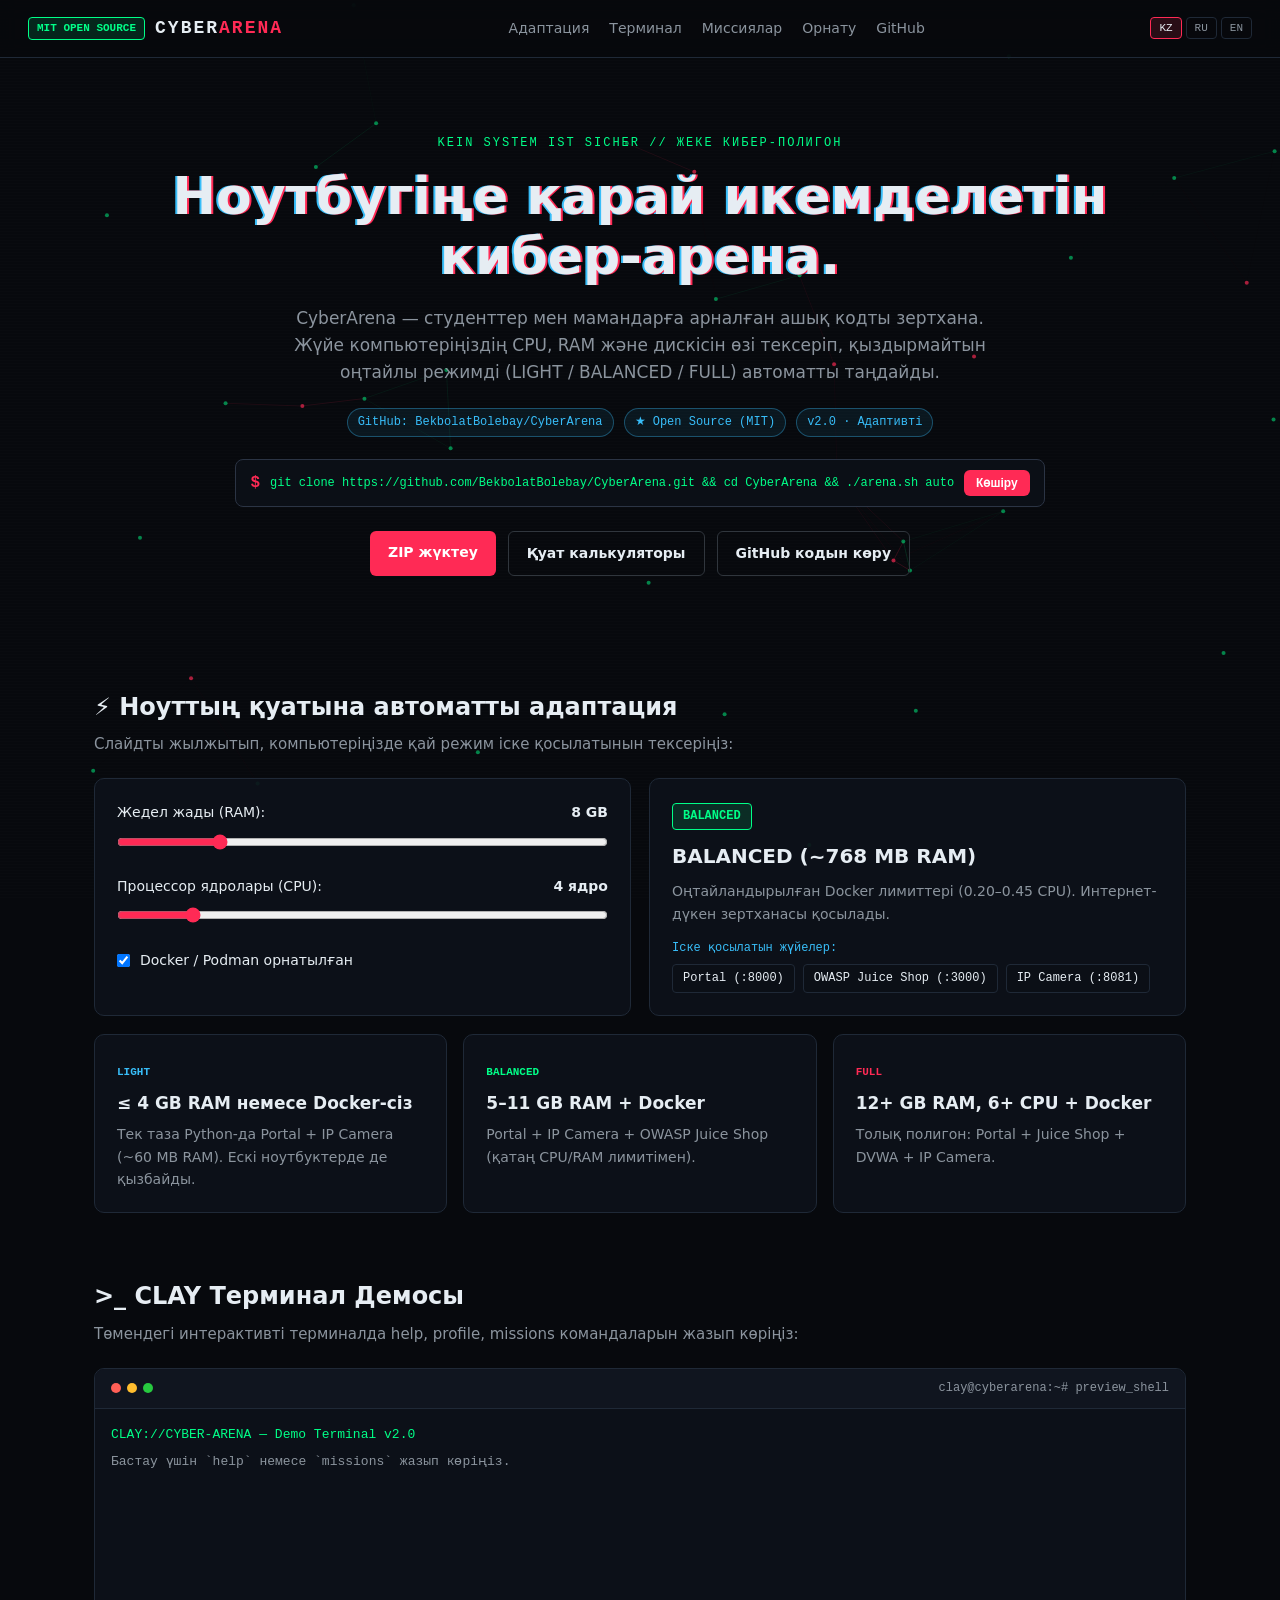
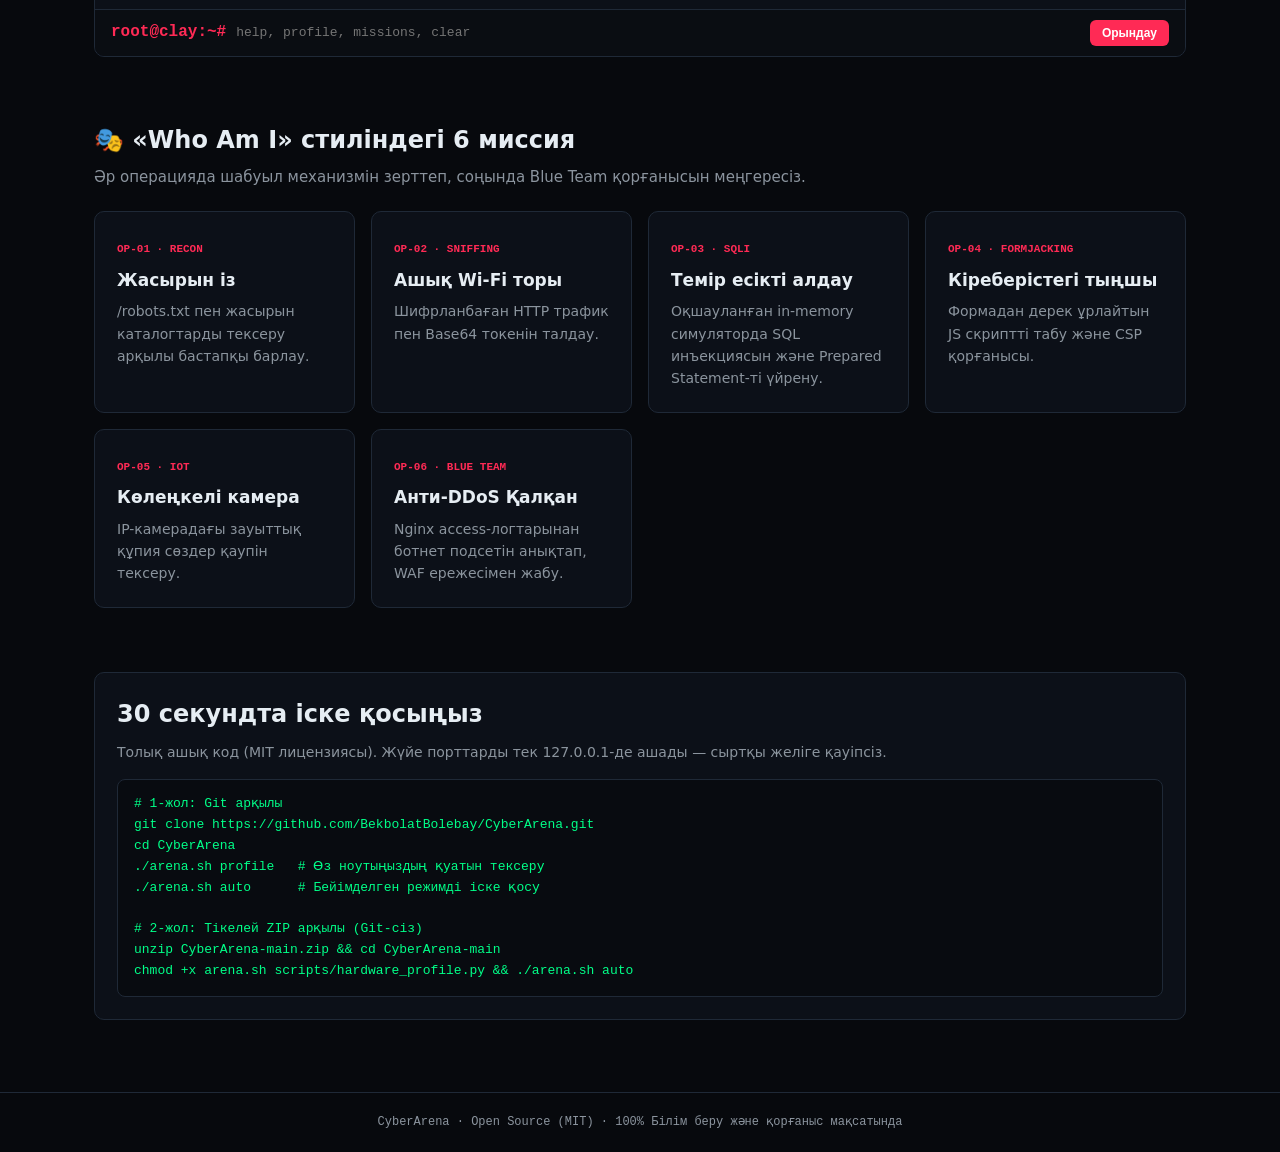
<file: landing/index.html>
<!DOCTYPE html>
<html lang="kk">
<head>
  <meta charset="UTF-8" />
  <meta name="viewport" content="width=device-width, initial-scale=1.0" />
  <title>CyberArena — Адаптивті Кибер-Полигон | Open Source (MIT)</title>
  <meta
    name="description"
    content="CyberArena — ноутбуктің қуатына автоматты бейімделетін ашық кодты (MIT) киберқауіпсіздік полигоны. Who Am I стиліндегі 6 миссия, оқшауланған Docker зертханалары."
  />
  <meta name="theme-color" content="#07090d" />
  <meta property="og:type" content="website" />
  <meta property="og:title" content="CyberArena — Адаптивті Кибер-Полигон" />
  <meta
    property="og:description"
    content="Құрылғыңызда қызусыз және 100% оқшауланған ортада киберқауіпсіздікті үйреніңіз. Open Source, MIT."
  />
  <link rel="icon" href="./favicon.svg" type="image/svg+xml" />
  <link rel="stylesheet" href="./styles.css" />
</head>
<body>
  <canvas id="bg-canvas" aria-hidden="true"></canvas>
  <div class="scanline" aria-hidden="true"></div>

  <header class="topbar">
    <div class="brand">
      <span class="badge" data-i18n="badge.oss">MIT OPEN SOURCE</span>
      <span class="brand-name">CYBER<span class="accent">ARENA</span></span>
    </div>
    <nav class="nav">
      <a href="#adaptive" data-i18n="nav.adaptive">Адаптация</a>
      <a href="#demo" data-i18n="nav.demo">Терминал</a>
      <a href="#missions" data-i18n="nav.missions">Миссиялар</a>
      <a href="#install" data-i18n="nav.install">Орнату</a>
      <a href="https://github.com/BekbolatBolebay/CyberArena" target="_blank" rel="noopener">GitHub</a>
    </nav>
    <div class="lang-switch" role="group" aria-label="Тіл таңдау">
      <button type="button" data-lang="kk" class="active">KZ</button>
      <button type="button" data-lang="ru">RU</button>
      <button type="button" data-lang="en">EN</button>
    </div>
  </header>

  <main class="container">
    <section class="hero">
      <div class="kicker" data-i18n="hero.kicker">KEIN SYSTEM IST SICHER // ЖЕКЕ КИБЕР-ПОЛИГОН</div>
      <h1 data-i18n="hero.title">Ноутбугіңе қарай икемделетін кибер-арена.</h1>
      <p class="lead" data-i18n="hero.lead">
        CyberArena — студенттер мен мамандарға арналған ашық кодты зертхана. Жүйе компьютеріңіздің
        CPU, RAM және дискісін өзі тексеріп, қыздырмайтын оңтайлы режимді (LIGHT / BALANCED / FULL) автоматты таңдайды.
      </p>

      <div class="gh-status-bar">
        <span class="gh-pill" id="gh-repo-status">GitHub: BekbolatBolebay/CyberArena</span>
        <span class="gh-pill" id="gh-stars" data-i18n="gh.starsDefault">★ Open Source (MIT)</span>
        <span class="gh-pill" id="gh-updated" data-i18n="gh.updatedDefault">v2.0 · Adaptive</span>
      </div>

      <div class="install-box">
        <span class="prompt">$</span>
        <code id="install-cmd">git clone https://github.com/BekbolatBolebay/CyberArena.git && cd CyberArena && ./arena.sh auto</code>
        <button id="btn-copy" type="button" class="btn btn-primary btn-sm" data-i18n="hero.copy">Көшіру</button>
      </div>

      <div class="hero-actions">
        <a href="https://github.com/BekbolatBolebay/CyberArena/archive/refs/heads/main.zip" class="btn btn-primary" data-i18n="hero.zip" download>ZIP жүктеу</a>
        <a href="#adaptive" class="btn btn-ghost" data-i18n="hero.calc">Қуат калькуляторы</a>
        <a href="https://github.com/BekbolatBolebay/CyberArena" target="_blank" rel="noopener" class="btn btn-ghost" data-i18n="hero.github">GitHub кодын көру</a>
      </div>
    </section>

    <section id="adaptive" class="section">
      <div class="section-head">
        <h2 data-i18n="ad.title">⚡ Ноуттың қуатына автоматты адаптация</h2>
        <p data-i18n="ad.sub">Слайдты жылжытып, компьютеріңізде қай режим іске қосылатынын тексеріңіз:</p>
      </div>

      <div class="adaptive-grid">
        <div class="card calc-card">
          <div class="slider-group">
            <label for="ram-slider">
              <span data-i18n="ad.ram">Жедел жады (RAM):</span>
              <strong id="ram-val">8 GB</strong>
            </label>
            <input id="ram-slider" type="range" min="2" max="32" step="2" value="8" />
          </div>

          <div class="slider-group">
            <label for="cpu-slider">
              <span data-i18n="ad.cpu">Процессор ядролары (CPU):</span>
              <strong id="cpu-val">4 Cores</strong>
            </label>
            <input id="cpu-slider" type="range" min="2" max="16" step="2" value="4" />
          </div>

          <div class="toggle-group">
            <label class="checkbox-label">
              <input id="docker-check" type="checkbox" checked />
              <span data-i18n="ad.docker">Docker / Podman орнатылған</span>
            </label>
          </div>
        </div>

        <div class="card result-card">
          <div class="res-badge" id="res-profile">BALANCED</div>
          <h3 id="res-title">BALANCED (~768 MB RAM)</h3>
          <p id="res-desc" class="muted"></p>
          <div class="res-targets">
            <span class="res-label" data-i18n="ad.targets">Іске қосылатын жүйелер:</span>
            <ul id="res-list"></ul>
          </div>
        </div>
      </div>

      <div class="tiers-row">
        <div class="card tier-card">
          <span class="tier-tag light">LIGHT</span>
          <h4 data-i18n="tier.lightTitle">≤ 4 GB RAM немесе Docker-сіз</h4>
          <p class="muted" data-i18n="tier.lightDesc">Тек таза Python-да Portal + IP Camera (~60 MB RAM). Ескі ноутбуктерде де қызбайды.</p>
        </div>
        <div class="card tier-card">
          <span class="tier-tag balanced">BALANCED</span>
          <h4 data-i18n="tier.balancedTitle">5–11 GB RAM + Docker</h4>
          <p class="muted" data-i18n="tier.balancedDesc">Portal + IP Camera + OWASP Juice Shop (қатаң CPU/RAM лимитімен).</p>
        </div>
        <div class="card tier-card">
          <span class="tier-tag full">FULL</span>
          <h4 data-i18n="tier.fullTitle">12+ GB RAM, 6+ CPU + Docker</h4>
          <p class="muted" data-i18n="tier.fullDesc">Толық полигон: Portal + Juice Shop + DVWA + IP Camera.</p>
        </div>
      </div>
    </section>

    <section id="demo" class="section">
      <div class="section-head">
        <h2 data-i18n="demo.title">&gt;_ CLAY Терминал Демосы</h2>
        <p data-i18n="demo.sub">Төмендегі интерактивті терминалда help, profile, missions командаларын жазып көріңіз:</p>
      </div>
      <div class="card terminal-card">
        <div class="term-head">
          <div class="dots"><span></span><span></span><span></span></div>
          <span>clay@cyberarena:~# preview_shell</span>
        </div>
        <div id="demo-out" class="demo-out" aria-live="polite"></div>
        <form id="demo-form" class="demo-form" autocomplete="off">
          <span class="prompt">root@clay:~#</span>
          <input id="demo-input" type="text" placeholder="help, profile, missions, clear" spellcheck="false" />
          <button class="btn btn-primary btn-sm" type="submit" data-i18n="demo.run">Орындау</button>
        </form>
      </div>
    </section>

    <section id="missions" class="section">
      <div class="section-head">
        <h2 data-i18n="mis.title">🎭 «Who Am I» стиліндегі 6 миссия</h2>
        <p data-i18n="mis.sub">Әр операцияда шабуыл механизмін зерттеп, соңында Blue Team қорғанысын меңгересіз.</p>
      </div>
      <div class="missions-grid">
        <div class="card m-card">
          <span class="m-code">OP-01 · RECON</span>
          <h3 data-i18n="m1.title">Жасырын із</h3>
          <p class="muted" data-i18n="m1.desc">/robots.txt пен жасырын каталогтарды тексеру арқылы бастапқы барлау.</p>
        </div>
        <div class="card m-card">
          <span class="m-code">OP-02 · SNIFFING</span>
          <h3 data-i18n="m2.title">Ашық Wi-Fi торы</h3>
          <p class="muted" data-i18n="m2.desc">Шифрланбаған HTTP трафик пен Base64 токенін талдау.</p>
        </div>
        <div class="card m-card">
          <span class="m-code">OP-03 · SQLI</span>
          <h3 data-i18n="m3.title">Темір есікті алдау</h3>
          <p class="muted" data-i18n="m3.desc">Оқшауланған in-memory симуляторда SQL инъекциясын және Prepared Statement-ті үйрену.</p>
        </div>
        <div class="card m-card">
          <span class="m-code">OP-04 · FORMJACKING</span>
          <h3 data-i18n="m4.title">Кіреберістегі тыңшы</h3>
          <p class="muted" data-i18n="m4.desc">Формадан дерек ұрлайтын JS скриптті табу және CSP қорғанысы.</p>
        </div>
        <div class="card m-card">
          <span class="m-code">OP-05 · IOT</span>
          <h3 data-i18n="m5.title">Көлеңкелі камера</h3>
          <p class="muted" data-i18n="m5.desc">IP-камерадағы зауыттық құпия сөздер қаупін тексеру.</p>
        </div>
        <div class="card m-card">
          <span class="m-code">OP-06 · BLUE TEAM</span>
          <h3 data-i18n="m6.title">Анти-DDoS Қалқан</h3>
          <p class="muted" data-i18n="m6.desc">Nginx access-логтарынан ботнет подсетін анықтап, WAF ережесімен жабу.</p>
        </div>
      </div>
    </section>

    <section id="install" class="section">
      <div class="card cta-card">
        <h2 data-i18n="ins.title">30 секундта іске қосыңыз</h2>
        <p class="muted" data-i18n="ins.sub">
          Толық ашық код (MIT лицензиясы). Жүйе порттарды тек 127.0.0.1-де ашады — сыртқы желіге қауіпсіз.
        </p>
        <pre id="cli-block" class="cli-block"></pre>
      </div>
    </section>
  </main>

  <footer class="footer">
    <span data-i18n="footer.text">CyberArena · Open Source (MIT) · 100% Білім беру және қорғаныс мақсатында</span>
  </footer>

  <script src="./app.js"></script>
</body>
</html>
</file>
<file: landing/styles.css>
:root {
  --bg: #07090d;
  --card: rgba(14, 18, 26, 0.92);
  --border: #1f2937;
  --text: #e6edf3;
  --muted: #8b949e;
  --accent: #ff2a55;
  --accent-dim: rgba(255, 42, 85, 0.14);
  --green: #00ff88;
  --green-dim: rgba(0, 255, 136, 0.12);
  --cyan: #38bdf8;
  --mono: "JetBrains Mono", "Fira Code", "Courier New", monospace;
  --sans: "Inter", "Segoe UI", system-ui, sans-serif;
}

* {
  box-sizing: border-box;
  margin: 0;
  padding: 0;
}

html {
  scroll-behavior: smooth;
}

body {
  background: var(--bg);
  color: var(--text);
  font-family: var(--sans);
  line-height: 1.6;
  overflow-x: hidden;
}

#bg-canvas {
  position: fixed;
  inset: 0;
  z-index: -2;
  width: 100%;
  height: 100%;
}

.scanline {
  position: fixed;
  inset: 0;
  z-index: -1;
  pointer-events: none;
  background: repeating-linear-gradient(
    to bottom,
    rgba(255, 255, 255, 0.012) 0px,
    rgba(255, 255, 255, 0.012) 1px,
    transparent 1px,
    transparent 3px
  );
}

.topbar {
  position: sticky;
  top: 0;
  z-index: 20;
  display: flex;
  align-items: center;
  justify-content: space-between;
  gap: 16px;
  padding: 14px 28px;
  background: rgba(7, 9, 13, 0.88);
  backdrop-filter: blur(10px);
  border-bottom: 1px solid var(--border);
}

.brand {
  display: flex;
  align-items: center;
  gap: 10px;
  font-family: var(--mono);
}

.badge {
  font-size: 11px;
  font-weight: 700;
  padding: 2px 8px;
  border-radius: 4px;
  background: var(--green-dim);
  color: var(--green);
  border: 1px solid var(--green);
}

.brand-name {
  font-size: 18px;
  font-weight: 800;
  letter-spacing: 2px;
}

.accent {
  color: var(--accent);
}

.nav {
  display: flex;
  gap: 20px;
}

.nav a {
  color: var(--muted);
  text-decoration: none;
  font-size: 14px;
  transition: color 0.15s;
}

.nav a:hover {
  color: var(--green);
}

.lang-switch {
  display: flex;
  gap: 4px;
}

.lang-switch button {
  background: transparent;
  color: var(--muted);
  border: 1px solid var(--border);
  border-radius: 4px;
  padding: 4px 8px;
  font-family: var(--mono);
  font-size: 11px;
  cursor: pointer;
}

.lang-switch button.active {
  color: var(--text);
  border-color: var(--accent);
  background: var(--accent-dim);
}

.container {
  max-width: 1140px;
  margin: 0 auto;
  padding: 40px 24px 72px;
}

.hero {
  text-align: center;
  padding: 36px 0 48px;
}

.kicker {
  font-family: var(--mono);
  font-size: 12px;
  letter-spacing: 2px;
  color: var(--green);
  margin-bottom: 14px;
}

.hero h1 {
  font-size: clamp(30px, 5vw, 52px);
  line-height: 1.15;
  margin-bottom: 18px;
  text-shadow: 2px 0 var(--accent), -2px 0 var(--cyan);
}

.lead {
  max-width: 720px;
  margin: 0 auto 22px;
  color: var(--muted);
  font-size: 17px;
}

.gh-status-bar {
  display: flex;
  justify-content: center;
  flex-wrap: wrap;
  gap: 10px;
  margin-bottom: 22px;
}

.gh-pill {
  font-family: var(--mono);
  font-size: 12px;
  color: var(--cyan);
  background: rgba(56, 189, 248, 0.08);
  border: 1px solid rgba(56, 189, 248, 0.35);
  padding: 4px 10px;
  border-radius: 999px;
}

.install-box {
  display: inline-flex;
  align-items: center;
  flex-wrap: wrap;
  gap: 10px;
  max-width: 100%;
  background: #0b0f16;
  border: 1px solid #2b3444;
  border-radius: 8px;
  padding: 10px 14px;
  margin-bottom: 24px;
}

.prompt {
  font-family: var(--mono);
  color: var(--accent);
  font-weight: 700;
}

.install-box code {
  font-family: var(--mono);
  font-size: 12px;
  color: var(--green);
  word-break: break-all;
}

.hero-actions {
  display: flex;
  justify-content: center;
  flex-wrap: wrap;
  gap: 12px;
}

.btn {
  display: inline-block;
  text-decoration: none;
  border: none;
  border-radius: 6px;
  padding: 10px 18px;
  font-size: 14px;
  font-weight: 600;
  cursor: pointer;
}

.btn-sm {
  padding: 6px 12px;
  font-size: 12px;
}

.btn-primary {
  background: var(--accent);
  color: #ffffff;
}

.btn-ghost {
  background: transparent;
  color: var(--text);
  border: 1px solid #30363d;
}

.section {
  margin-top: 64px;
}

.section-head {
  margin-bottom: 22px;
}

.section-head h2 {
  font-size: 24px;
  margin-bottom: 6px;
}

.section-head p {
  color: var(--muted);
  font-size: 15px;
}

.card {
  background: var(--card);
  border: 1px solid var(--border);
  border-radius: 10px;
  padding: 22px;
}

.muted {
  color: var(--muted);
  font-size: 14px;
}

.adaptive-grid {
  display: grid;
  grid-template-columns: 1fr 1fr;
  gap: 18px;
  margin-bottom: 18px;
}

.slider-group {
  margin-bottom: 18px;
}

.slider-group label {
  display: flex;
  justify-content: space-between;
  margin-bottom: 8px;
  font-size: 14px;
}

.slider-group input[type="range"] {
  width: 100%;
  accent-color: var(--accent);
}

.checkbox-label {
  display: flex;
  align-items: center;
  gap: 10px;
  font-size: 14px;
  cursor: pointer;
}

.res-badge {
  display: inline-block;
  font-family: var(--mono);
  font-size: 12px;
  font-weight: 700;
  padding: 3px 10px;
  border-radius: 4px;
  margin-bottom: 10px;
  background: var(--green-dim);
  color: var(--green);
  border: 1px solid var(--green);
}

.res-badge.light {
  color: var(--cyan);
  border-color: var(--cyan);
  background: rgba(56, 189, 248, 0.12);
}

.res-badge.full {
  color: var(--accent);
  border-color: var(--accent);
  background: var(--accent-dim);
}

.result-card h3 {
  font-size: 20px;
  margin-bottom: 8px;
}

.res-targets {
  margin-top: 14px;
}

.res-label {
  display: block;
  font-family: var(--mono);
  font-size: 12px;
  color: var(--cyan);
  margin-bottom: 6px;
}

#res-list {
  list-style: none;
  display: flex;
  flex-wrap: wrap;
  gap: 8px;
}

#res-list li {
  font-family: var(--mono);
  font-size: 12px;
  padding: 4px 10px;
  border-radius: 4px;
  background: #0b0f16;
  border: 1px solid var(--border);
}

.tiers-row,
.missions-grid {
  display: grid;
  grid-template-columns: repeat(auto-fit, minmax(260px, 1fr));
  gap: 16px;
}

.tier-tag,
.m-code {
  display: inline-block;
  font-family: var(--mono);
  font-size: 11px;
  font-weight: 700;
  margin-bottom: 8px;
}

.tier-tag.light { color: var(--cyan); }
.tier-tag.balanced { color: var(--green); }
.tier-tag.full { color: var(--accent); }
.m-code { color: var(--accent); }

.tier-card h4,
.m-card h3 {
  font-size: 17px;
  margin-bottom: 6px;
}

.terminal-card {
  padding: 0;
  overflow: hidden;
}

.term-head {
  display: flex;
  align-items: center;
  justify-content: space-between;
  padding: 10px 16px;
  background: #10151f;
  border-bottom: 1px solid var(--border);
  font-family: var(--mono);
  font-size: 12px;
  color: var(--muted);
}

.dots {
  display: flex;
  gap: 6px;
}

.dots span {
  width: 10px;
  height: 10px;
  border-radius: 50%;
}
.dots span:nth-child(1) { background: #ff5f56; }
.dots span:nth-child(2) { background: #ffbd2e; }
.dots span:nth-child(3) { background: #27c93f; }

.demo-out {
  height: 200px;
  overflow-y: auto;
  padding: 16px;
  font-family: var(--mono);
  font-size: 13px;
  white-space: pre-wrap;
}

.demo-line { margin-bottom: 6px; }
.demo-line.cmd { color: var(--cyan); }
.demo-line.ok { color: var(--green); }
.demo-line.err { color: var(--accent); }
.demo-line.dim { color: var(--muted); }

.demo-form {
  display: flex;
  align-items: center;
  gap: 10px;
  padding: 10px 16px;
  border-top: 1px solid var(--border);
  background: #0a0d12;
}

.demo-form input {
  flex: 1;
  background: transparent;
  border: none;
  color: var(--text);
  font-family: var(--mono);
  font-size: 13px;
  outline: none;
}

.cta-card h2 {
  margin-bottom: 8px;
}

.cli-block {
  margin-top: 16px;
  background: #080b10;
  border: 1px solid var(--border);
  border-radius: 8px;
  padding: 14px 16px;
  font-family: var(--mono);
  font-size: 13px;
  color: var(--green);
  overflow-x: auto;
}

.footer {
  border-top: 1px solid var(--border);
  text-align: center;
  padding: 20px;
  font-family: var(--mono);
  font-size: 12px;
  color: var(--muted);
}

@media (max-width: 820px) {
  .adaptive-grid {
    grid-template-columns: 1fr;
  }
  .nav {
    display: none;
  }
}
</file>
